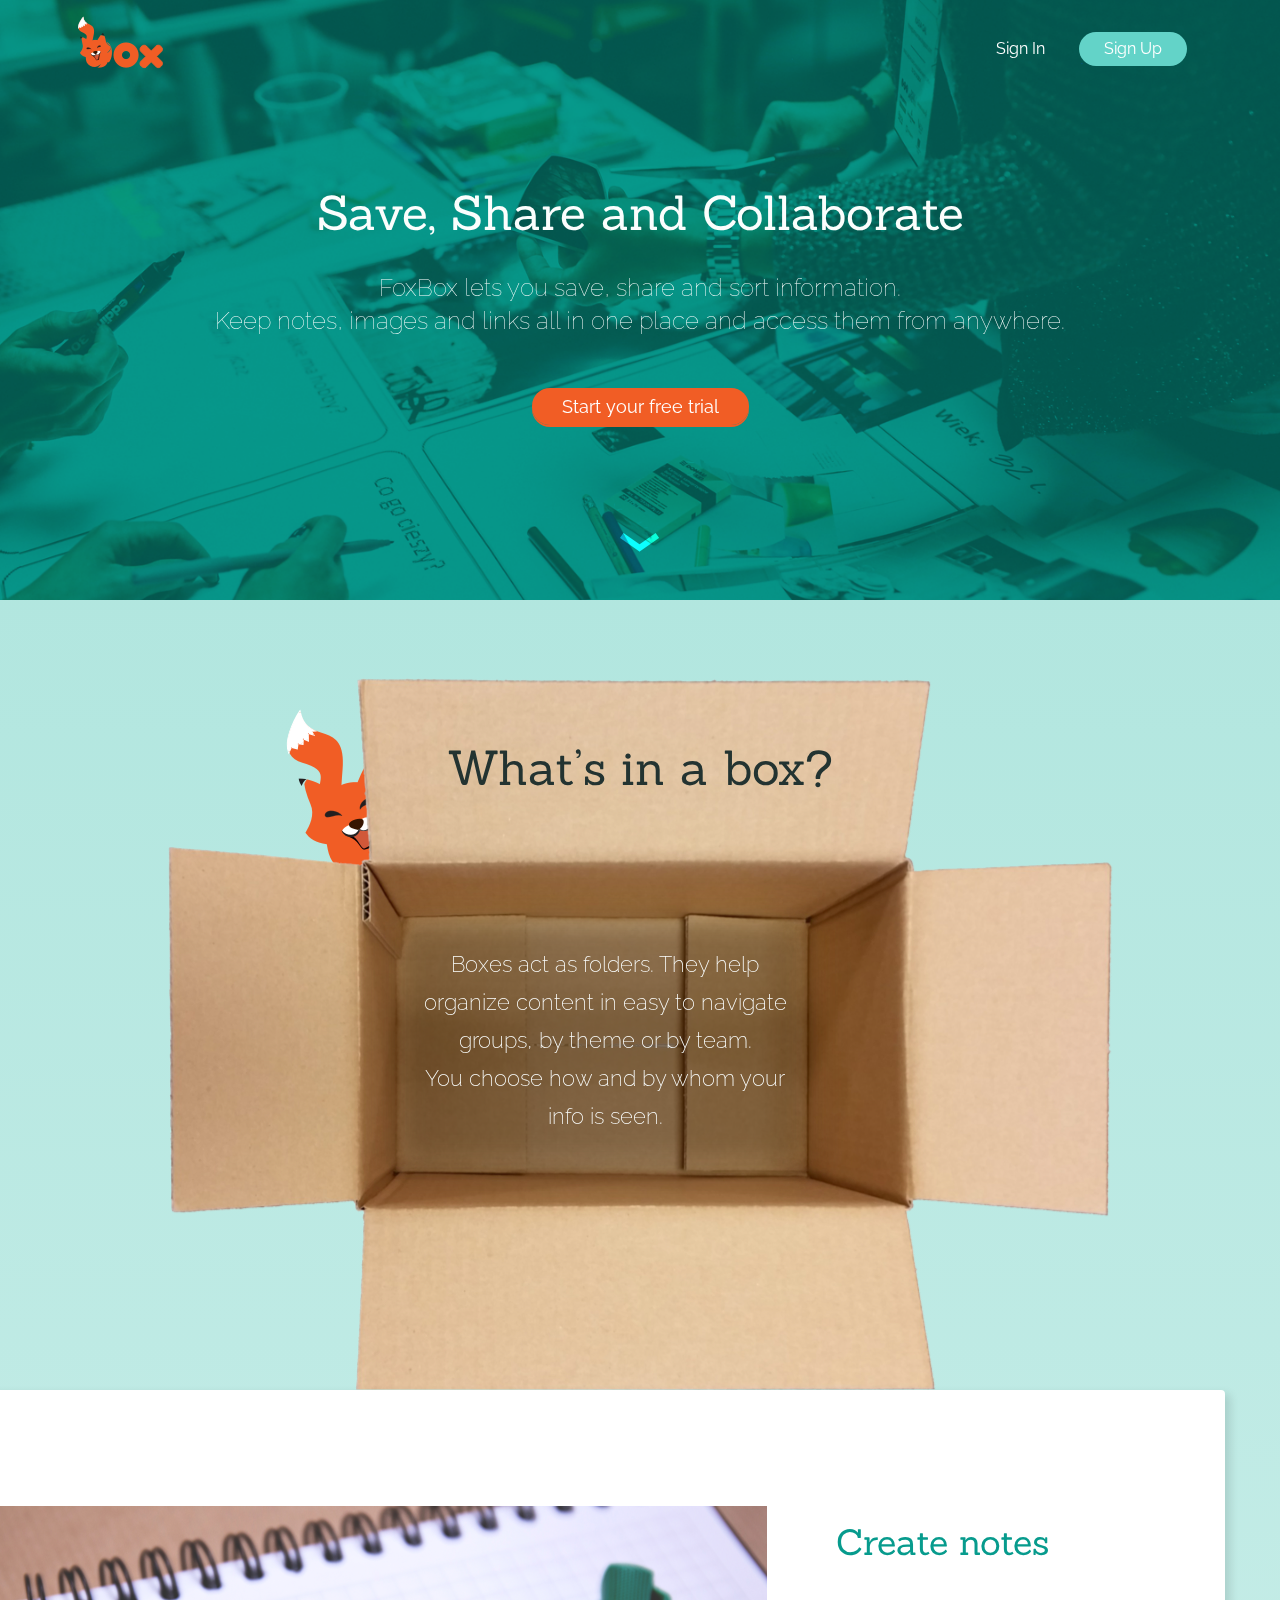
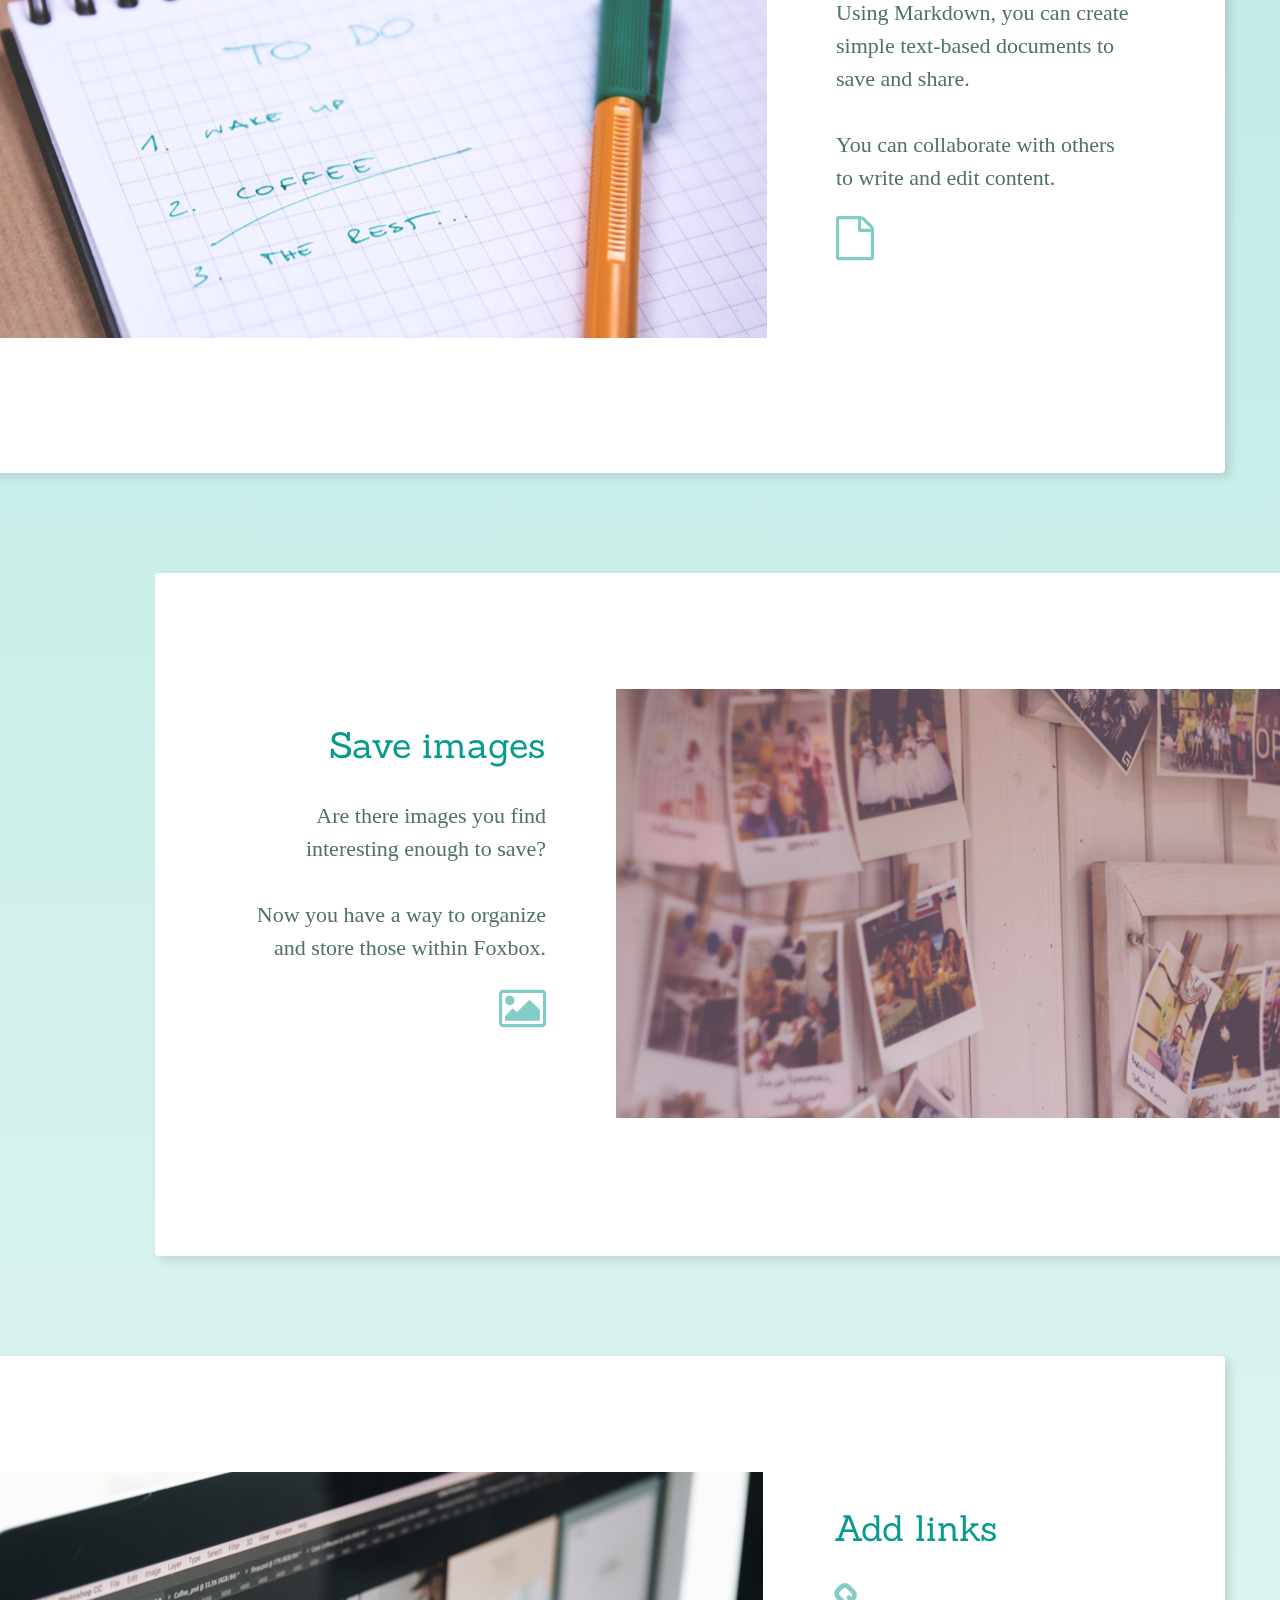
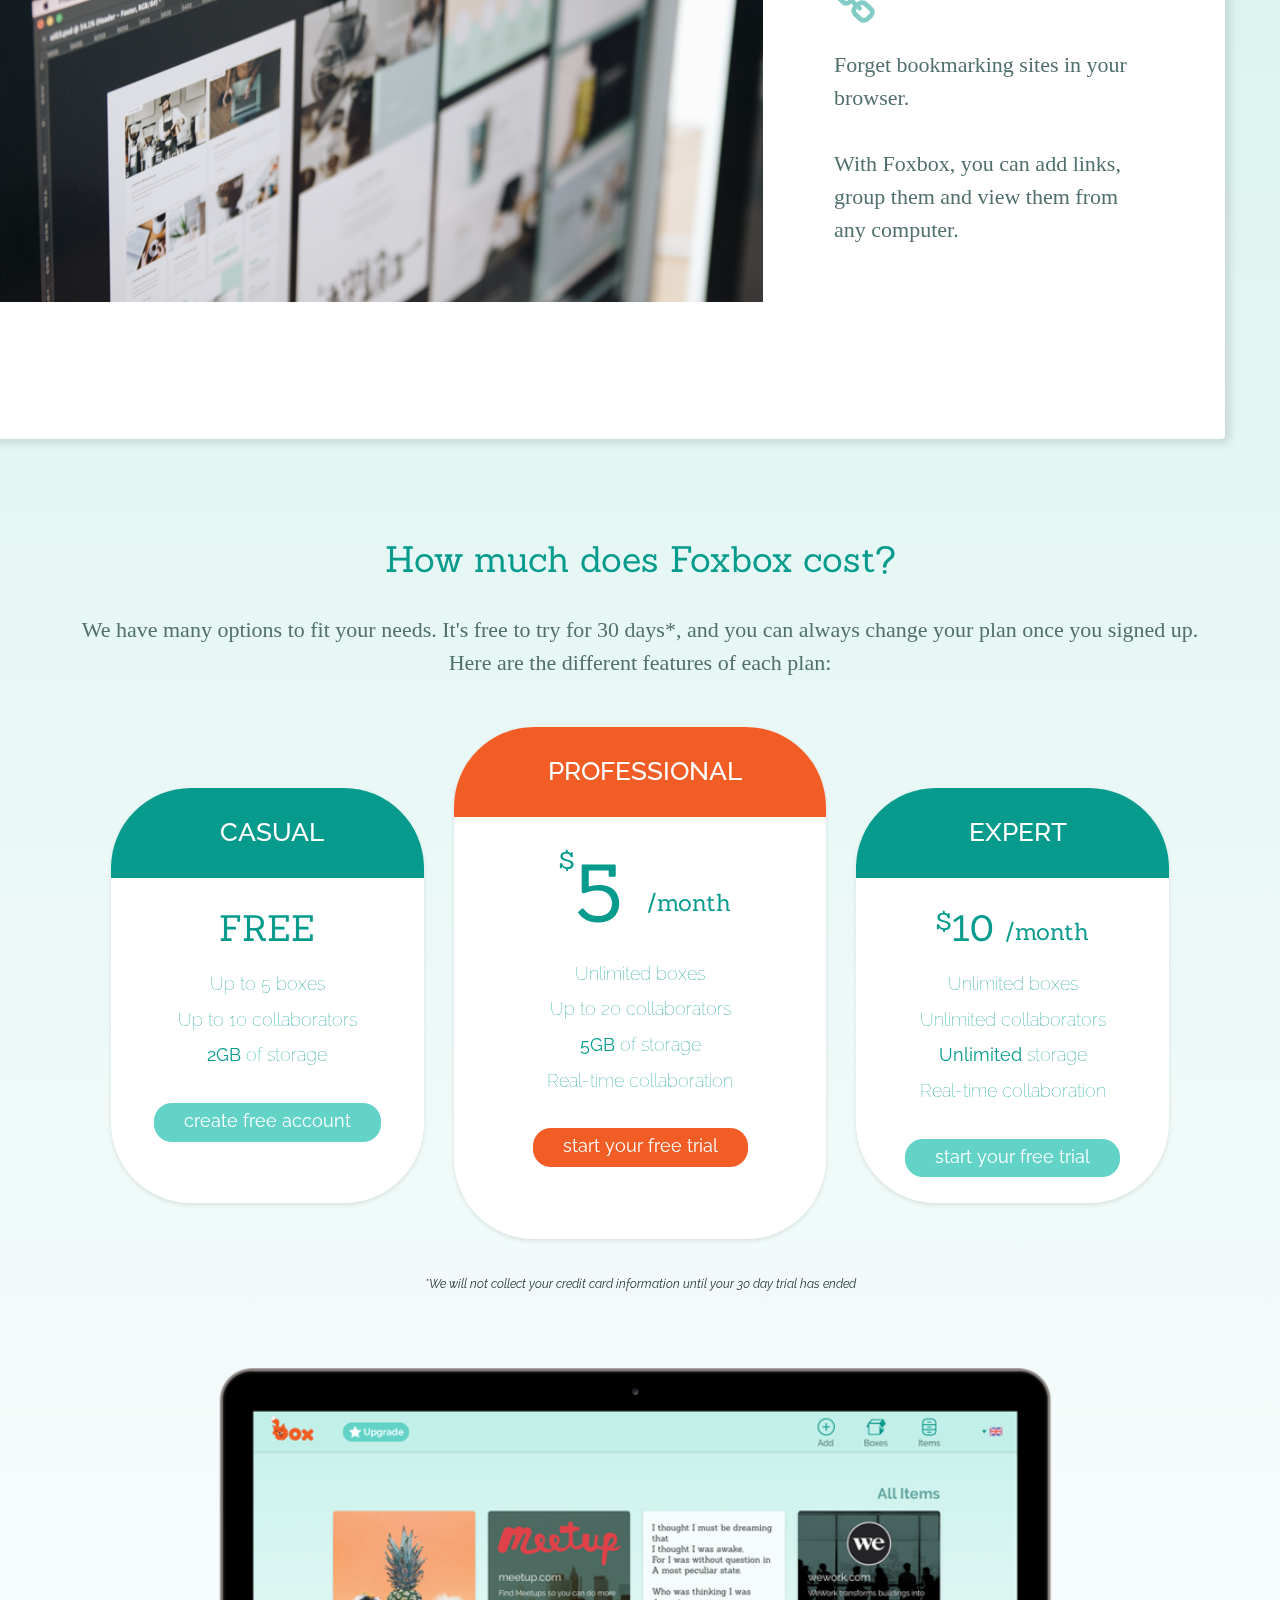
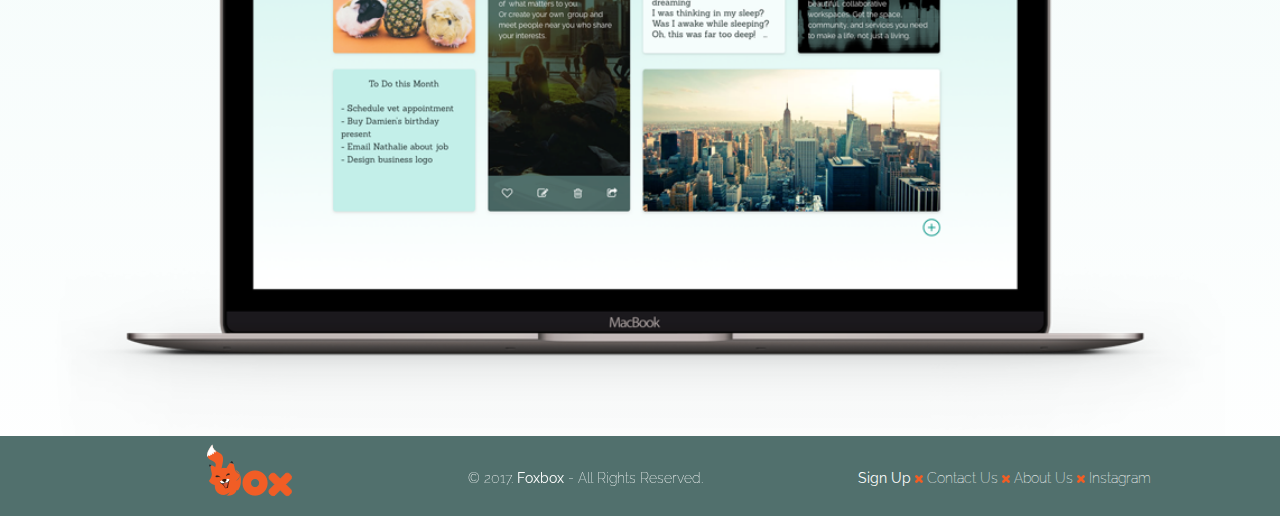
<file: index.html>
<!Doctype HTML>
<html lang= "en-us">
<head>
     <meta http-equiv="X-UA-Compatible" content="IE=Edge">
   <meta name="viewport" content="width=device-width, initial-scale=1">
   <meta charset="UTF-8">
   <title>Save, share and collaborate | Foxbox</title>
   <!--Google fonts-->
   <link href="https://fonts.googleapis.com/css?family=Raleway:100, 200, 300,300i,400,400i,500,500i,600,700|Sanchez:400,400i" rel="stylesheet">

   <!--CSS-->
 <link rel="stylesheet" href="css/normalize.css">
 <link rel="stylesheet" href="css/font-awesome.css">
 <link rel="stylesheet" href="https://cdnjs.cloudflare.com/ajax/libs/animate.css/3.5.2/animate.min.css">
 <link rel="stylesheet" href="css/style.css">

 </head>

 <body>

 <!--Hero-->
 <header>
 <nav class="container">
 <div class="half-hero">
 <a href="index.html" class="site-logo"><img src="images/logo.png"  alt="Foxbox"/></a>
     </div>
     <div class= "half-hero">
     <ul>
     <li><a href="dashboard.html">Sign In</a></li>
         <li class="btn-outline"><a href="dashboard.html">Sign Up</a></li>
     </ul>
     </div>
     </nav>
     <div class= "container hero">
     <h1 class="animated fadeIn">Save, Share and Collaborate</h1>
     <p>FoxBox lets you save, share and sort information.<br/>
Keep notes, images and links all in one place and access them from anywhere.</p>
<a href="dashboard.html" class="btn">Start your free trial</a>
     <!--<img src="images/hero-image.png" />-->
     <a href="#jump"><img class="triangle-arrow" src="images/triangle-arrow.png"/></a>
   </div>
 </header>

  <main role="main">

  <!--what's a box-->
  <section class="fox-in-box" id="jump">
  <div class="container">
  <h2>What’s in a box?</h2>
  <p class="box-txt">Boxes act as folders. They help organize content in easy to navigate groups, by theme or by team.
  <br/>
You choose how and by whom your info is seen.
</p>
  <!--<img src= "images/fox-box-img.png" />-->
  </div>
  </section>


   <!-- Benefits -->
    <section class="benefits">
   <div class="container">

   <div class= "feature-box">
   <img class="feature-image" src= "images/notes.png" />
   <div class="feature-txt-top">
   <h3>Create notes</h3>
         <p class="feat-txt">Using Markdown, you can create simple text-based documents to save and share.<br/><br/> You can collaborate with others to write and edit content.</p>
         <i class="fa fa-file-o" aria-hidden="true"></i>
         </div>
         </div>

       <div class= "feature-box-right">
       <div class="feature-txt-right">
         <h3>Save images</h3>
         <p class="feat-txt">Are there images you find interesting enough to save?<br/> <br/>Now you have a way to organize and store those within Foxbox.</p>
         <i class="fa fa-picture-o"></i>
         </div>
         <img class="feature-image-right" src= "images/stringed-pictures.png" />
         </div>

       <div class= "feature-box">
   <img class="feature-image" src= "images/macbook-desktop.png" />
   <div class="feature-txt">
         <h3>Add links</h3>
         <i class="fa fa-link"></i>
         <p class="feat-txt">Forget bookmarking sites in your browser.<br/> <br/>With Foxbox, you can add links, group them and view them from any computer.</p>
         </div>
         </div>

     </div>
   </section>
 </main>

 <!-- Pricing -->
 <section class="pricing">
   <div class="container">
     <h3>How much does Foxbox cost?</h3>
     <p class="feat-txt">We have many options to fit your needs. It's free to try for 30 days*, and you can always change your plan once you signed up. <br/>Here are the different features of each plan:</p>
   </div>
   <ul class="flex-container">
     <li class="box">
           <h4>Casual</h4>
           <h5>FREE</h5>
         <ul>
           <li>Up to 5 boxes</li>
           <li>Up to 10 collaborators</li>
           <li><strong>2GB</strong> of storage</li>
         </ul>
         <a href="dashboard.html" class="grn-btn">create free account</a>
         </li>

     <li class="box middle">
        <h4>Professional</h4>
        <h5><span>$</span>5 <span class="month">/month</span></h5>
        <ul>
          <li>Unlimited boxes</li>
          <li>Up to 20 collaborators</li>
          <li><strong>5GB</strong> of storage</li>
          <li>Real-time collaboration</li>
        </ul>
        <a href="dashboard.html" class="btn">start your free trial</a>
    </li>

    <li class="box">
        <h4>Expert</h4>
        <h5><span>$</span>10 <span class="month">/month</span></h5>
        <ul>
          <li>Unlimited boxes</li>
          <li>Unlimited collaborators</li>
          <li><strong>Unlimited</strong> storage</li>
          <li>Real-time collaboration</li>
        </ul>
        <a href="dashboard.html" class="grn-btn">start your free trial</a>
    </li>
    </ul>


    <div class="container">
   <p class="small">*We will not collect your credit card information until your 30 day trial has ended</p>
</div>
 </section>

<img src= "images/macbook-mockup-foxbox.png" class="container" id="mockup"/>

 <!-- temporary homework code
 <h2>What are you waiting for!?</h2>
 <p>Sign up today to benefit from this amazing deal. 30 days premium content for free!! Or, start with our free Casual account. You can still test our premium features for free, for 30 days, at a later time if you'd like.</p>
 <a href="signup.html" class="btn">Start Your Free Trial!</a>
-->

 <!--Footer-->
  <footer>
   <div class="container footer-nav-block">
       <div class="left-footer-block one-third">
       <img class="logo" src="images/logo.png" alt="Foxbox" />
       </div>
       <div class="middle-footer-block one-third">
         <p class="copyright-block">&copy; 2017. <strong>Foxbox</strong> - All Rights Reserved.</p>
       </div>
          <nav class="link-block right-footer-block one-third">
         <ul>
           <li><a href=""><strong>Sign Up</strong> </a><img src= "images/footer-x.png" /></li>
           <li><a href="">Contact Us </a><img src= "images/footer-x.png" /></li>
           <li><a href="">About Us </a><img src= "images/footer-x.png" /></li>
           <li><a href="">Instagram</a></li>
         </ul>
          </nav>
       </div>
   </div>
 </footer>
 </section>
 </body>
</html>
</file>
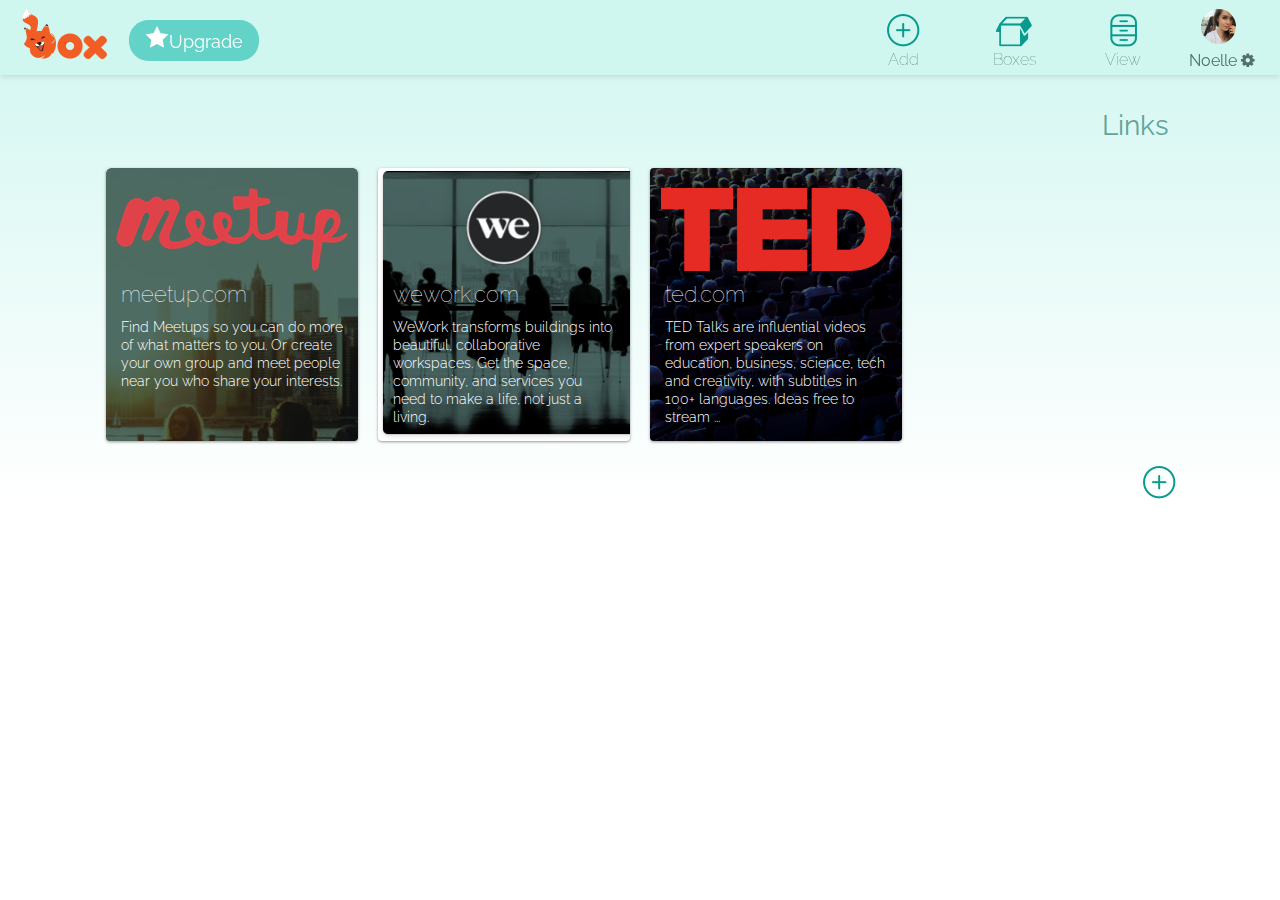
<file: dashboard-links.html>
<!Doctype HTML>
<html lang= "en-us">
<head>
     <meta http-equiv="X-UA-Compatible" content="IE=Edge">
   <meta name="viewport" content="width=device-width, initial-scale=1">
   <meta charset="UTF-8">
   <title>Dashboard | Foxbox</title>
   <!--Google fonts-->
   <link href="https://fonts.googleapis.com/css?family=Raleway:100, 200, 300,300i,400,400i,500,500i,600,700|Sanchez:400,400i" rel="stylesheet">

   <!--CSS-->
 <link rel="stylesheet" href="css/normalize.css">
 <link rel="stylesheet" href="css/font-awesome.css">
 <link rel="stylesheet" href="css/dropit.css">
 <link rel="stylesheet" href="https://cdnjs.cloudflare.com/ajax/libs/animate.css/3.5.2/animate.min.css">
 <link rel="stylesheet" href="css/style.css">
  
 </head>


 <body class="dashboard">

 <!-- Resposive Navigation -->
<a class="hamburger" id="menu" href="#">&#9776;</a>

 <!--Navigation-->
<nav id="left-nav" class="left-nav">
     <a href="dashboard.html" class="site-logo"><img src="images/logo.png" ></a>
     <a href="#" class="up-btn"><img src="images/star.png">Upgrade</a>
     <div class="items">
       <ul>
       <ul class="menu">
    <li>
        <a href="#"><img src="images/add-button.png">Add</a>
        <ul class="animated bounceInDown">
            <li><a href="#"><i class="fa fa-file-o"></i>Note</a></li>
            <li><a href="#"><i class="fa fa-picture-o"></i>Image</a></li>
            <li><a href="#"><i class="fa fa-link"></i>Link</a></li>
            <li><a href="#"><i class="fa fa-archive"></i>Box</a></li>
        </ul>
    </li>
</ul>
       <!--li><a href="#"><img src="images/add-button.png">Add</a></li-->
       <ul class="menu">
    <li>
        <a href="#"><img src="images/box-button.png">Boxes</a>
        <ul class="animated bounceInDown">
            <li><a href="#"><i class="fa fa-connectdevelop"></i>All Boxes</a></li>
            <li><a href="#"><i class="fa fa-archive"></i>Box 1</a></li>
            <li><a href="#"><i class="fa fa-archive"></i>Box 2</a></li>
            <li><a href="#"><i class="fa fa-plus-circle"></i>Add box</a></li>
        </ul>
    </li>
</ul>
       <!--li><a href="#"><img src="images/box-button.png">Boxes</a></li-->
         <ul class="menu">
    <li>
        <a href="#"><img src="images/view-button.png">View</a>
        <ul class="animated bounceInDown">
            <li><a href="dashboard.html"><i class="fa fa-connectdevelop"></i>All Items</a></li>
            <li><a href="dashboard-notes.html"><i class="fa fa-file-o"></i>Notes</a></li>
            <li><a href="dashboard-images.html"><i class="fa fa-picture-o"></i>Images</a></li>
            <li><a href="dashboard-links.html"><i class="fa fa-link"></i>Links</a></li>
            <li><a href="dashboard-boxes.html"><i class="fa fa-archive"></i>Boxes</a></li>
        </ul>
    </li>
</ul>
       <!--li><a href="#"><img src="images/view-button.png">View</a></li-->
       </ul>
     </div>
     <div class="settings">
     <ul class="menu">
    <li>
        <img src="images/noelle.png">
     <p>Noelle</p>
        <a href="#"><i class="fa fa-cog"></i></a>
        <ul class="animated bounceInDown" id="set">
            <li><a href="#"><i class="fa fa-sliders"></i>My Account</a></li>
            <li><a href="#"><i class="fa fa-user-circle-o"></i>Update Avatar</a></li>
            <li><a href="index.html"><i class="fa fa-times-circle"></i>Sign Out</a></li>
        </ul>
    </li>
</ul>
   </div>
   </nav>


  <main role="main">

   <!-- CONTENT -->
   <section class="content">
     <div class="container">
       <div class="header">
         <h1>Links</h1>
       </div>
     </div>
     <div class="grid">
     
      <div class="content-item vertical" id="meetup">
       <img src="images/meetup-logo.png" alt="Meetup">
         <h4 class="link-txt"><a href="https://www.meetup.com/" target="_blank">meetup.com</a></h4>
         <p>Find Meetups so you can do more of  what matters to you. 
            Or create your own  group and meet people near you who share your interests.</p>
      </div>
      
      <div class="content-item d" id="wework">
       <img src="images/wework-logo.png" alt="WeWork">
         <h4 class="link-txt"><a href="https://www.wework.com/" target="_blank">wework.com</a></h4>
         <p>WeWork transforms buildings into beautiful, collaborative workspaces. Get the space, community, and services you need to make a life, not just a living.</p>
      </div>
     
      
      <div class="content-item d" id="ted">
        <img src="images/ted-logo.png" alt="TED">
         <h4 class="link-txt"><a href="https://www.ted.com/" target="_blank">ted.com</a></h4>
         <p>TED Talks are influential videos from expert speakers on education, business, science, tech and creativity, with subtitles in 100+ languages. Ideas free to stream ...</p>
      </div>
      
     </div>
     <div class="plus-btn">
        <ul class="menu">
    <li>
        <a href="#"><img src="images/add-button.png"></a>
        <ul class="animated bounceInUp">
            <li><a href="#"><i class="fa fa-file-o"></i>Note</a></li>
            <li><a href="#"><i class="fa fa-picture-o"></i>Image</a></li>
            <li><a href="#"><i class="fa fa-link"></i>Link</a></li>
            <li><a href="#"><i class="fa fa-archive"></i>Box</a></li>
        </ul>
    </li>
</ul>
      </div>
     
   </section>
 </main>
 <script src="js/jquery-3.2.0.min.js"></script>
 <script src="js/dropit.js"></script>
 <script type="text/javascript">
     $(".menu").dropit();
     $( "#menu" ).click(function() {
         $("#left-nav").toggleClass("open", 200);
     });
   </script>
 </body>
 </html>
</file>
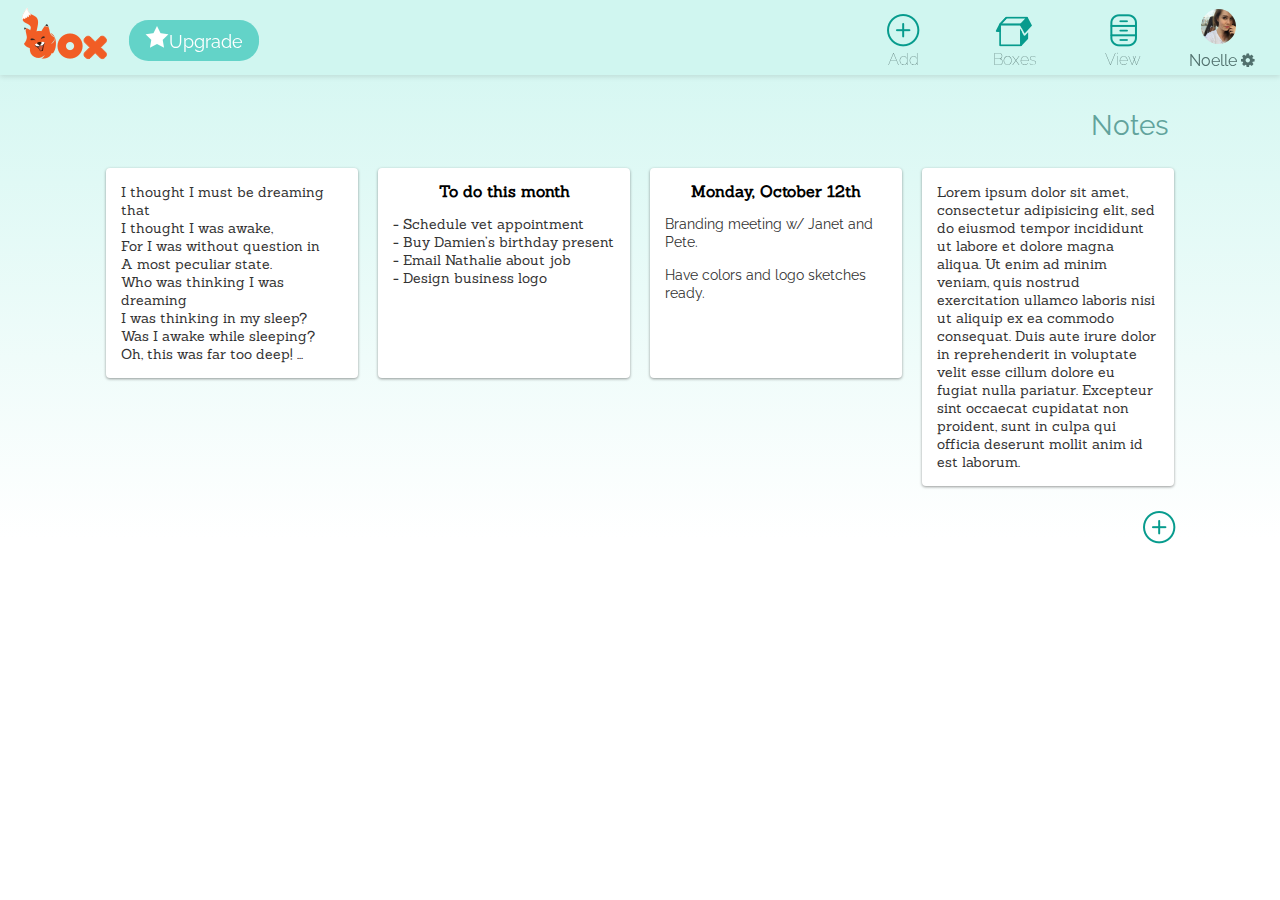
<file: dashboard-notes.html>
<!Doctype HTML>
<html lang= "en-us">
<head>
     <meta http-equiv="X-UA-Compatible" content="IE=Edge">
   <meta name="viewport" content="width=device-width, initial-scale=1">
   <meta charset="UTF-8">
   <title>Dashboard | Foxbox</title>
   <!--Google fonts-->
   <link href="https://fonts.googleapis.com/css?family=Raleway:100, 200, 300,300i,400,400i,500,500i,600,700|Sanchez:400,400i" rel="stylesheet">

   <!--CSS-->
 <link rel="stylesheet" href="css/normalize.css">
 <link rel="stylesheet" href="css/font-awesome.css">
 <link rel="stylesheet" href="css/dropit.css">
 <link rel="stylesheet" href="https://cdnjs.cloudflare.com/ajax/libs/animate.css/3.5.2/animate.min.css">
 <link rel="stylesheet" href="css/style.css">
  
 </head>


 <body class="dashboard">

 <!-- Resposive Navigation -->
<a class="hamburger" id="menu" href="#">&#9776;</a>

 <!--Navigation-->
<nav id="left-nav" class="left-nav">
     <a href="dashboard.html" class="site-logo"><img src="images/logo.png" ></a>
     <a href="#" class="up-btn"><img src="images/star.png">Upgrade</a>
     <div class="items">
       <ul>
       <ul class="menu">
    <li>
        <a href="#"><img src="images/add-button.png">Add</a>
        <ul class="animated bounceInDown">
            <li><a href="#"><i class="fa fa-file-o"></i>Note</a></li>
            <li><a href="#"><i class="fa fa-picture-o"></i>Image</a></li>
            <li><a href="#"><i class="fa fa-link"></i>Link</a></li>
            <li><a href="#"><i class="fa fa-archive"></i>Box</a></li>
        </ul>
    </li>
</ul>
       <!--li><a href="#"><img src="images/add-button.png">Add</a></li-->
       <ul class="menu">
    <li>
        <a href="#"><img src="images/box-button.png">Boxes</a>
        <ul class="animated bounceInDown">
            <li><a href="#"><i class="fa fa-connectdevelop"></i>All Boxes</a></li>
            <li><a href="#"><i class="fa fa-archive"></i>Box 1</a></li>
            <li><a href="#"><i class="fa fa-archive"></i>Box 2</a></li>
            <li><a href="#"><i class="fa fa-plus-circle"></i>Add box</a></li>
        </ul>
    </li>
</ul>
       <!--li><a href="#"><img src="images/box-button.png">Boxes</a></li-->
         <ul class="menu">
    <li>
        <a href="#"><img src="images/view-button.png">View</a>
        <ul class="animated bounceInDown">
            <li><a href="dashboard.html"><i class="fa fa-connectdevelop"></i>All Items</a></li>
            <li><a href="dashboard-notes.html"><i class="fa fa-file-o"></i>Notes</a></li>
            <li><a href="dashboard-images.html"><i class="fa fa-picture-o"></i>Images</a></li>
            <li><a href="dashboard-links.html"><i class="fa fa-link"></i>Links</a></li>
            <li><a href="dashboard-boxes.html"><i class="fa fa-archive"></i>Boxes</a></li>
        </ul>
    </li>
</ul>
       <!--li><a href="#"><img src="images/view-button.png">View</a></li-->
       </ul>
     </div>
     <div class="settings">
     <ul class="menu">
    <li>
        <img src="images/noelle.png">
     <p>Noelle</p>
        <a href="#"><i class="fa fa-cog"></i></a>
        <ul class="animated bounceInDown" id="set">
            <li><a href="#"><i class="fa fa-sliders"></i>My Account</a></li>
            <li><a href="#"><i class="fa fa-user-circle-o"></i>Update Avatar</a></li>
            <li><a href="index.html"><i class="fa fa-times-circle"></i>Sign Out</a></li>
        </ul>
    </li>
</ul>
   </div>
   </nav>


  <main role="main">

   <!-- CONTENT -->
   <section class="content">
     <div class="container">
       <div class="header">
         <h1>Notes</h1>
       </div>
     </div>
     <div class="grid">
     
      <div class="content-item c">
       <p class="note-txt">I thought I must be dreaming that<br/>
            I thought I was awake,<br/>
            For I was without question in<br/>
            A most peculiar state.<br/>

            Who was thinking I was dreaming<br/>
            I was thinking in my sleep?<br/>
            Was I awake while sleeping?<br/>
            Oh, this was far too deep!   ...</p>
      </div>
      
      <div class="content-item e">
       <h4 class="note-txt">To do this month</h4>
         <p class="note-txt">
            - Schedule vet appointment<br/>
            - Buy Damien’s birthday present<br/>
            - Email Nathalie about job<br/>
            - Design business logo</p>
      </div>
      
       <div class="content-item i">
      <h4>Monday, October 12th</h4><p>Branding meeting w/ Janet and Pete.</p><p>Have colors and logo sketches ready.</p>
      </div>
      
      
      <div class="content-item vertical">
       <p class="note-txt">Lorem ipsum dolor sit amet, consectetur adipisicing elit, sed do eiusmod
       tempor incididunt ut labore et dolore magna aliqua. Ut enim ad minim veniam,
       quis nostrud exercitation ullamco laboris nisi ut aliquip ex ea commodo
       consequat. Duis aute irure dolor in reprehenderit in voluptate velit esse
       cillum dolore eu fugiat nulla pariatur. Excepteur sint occaecat cupidatat non
       proident, sunt in culpa qui officia deserunt mollit anim id est laborum.</p>
      </div>
      
     </div>
     <div class="plus-btn">
        <ul class="menu">
    <li>
        <a href="#"><img src="images/add-button.png"></a>
        <ul class="animated bounceInUp">
            <li><a href="#"><i class="fa fa-file-o"></i>Note</a></li>
            <li><a href="#"><i class="fa fa-picture-o"></i>Image</a></li>
            <li><a href="#"><i class="fa fa-link"></i>Link</a></li>
            <li><a href="#"><i class="fa fa-archive"></i>Box</a></li>
        </ul>
    </li>
</ul>
      </div>
     
   </section>
 </main>
 <script src="js/jquery-3.2.0.min.js"></script>
 <script src="js/dropit.js"></script>
 <script type="text/javascript">
     $(".menu").dropit();
     $( "#menu" ).click(function() {
         $("#left-nav").toggleClass("open", 200);
     });
   </script>
 </body>
 </html>
</file>
<file: css/style.css>
html,
body {
  overflow-x: hidden;
}
body {
  /*background-image: url('../images/hero-image.png') no-repeat top center;
  background: linear-gradient(#5CD4C2, #FFFFFF);*/
  background: linear-gradient(#A8E3DB,#FFF) no-repeat;
  font-family: 'Raleway', Helvetica, Arial, sans-serif;
  margin: 0;
}

h4,
h6 {
  font-family: 'Raleway', Helvetica, Arial, sans-serif;
}

h1,
h2,
h3 {
  font-family: 'Sanchez', serif;
}

h2 {
  color: #233331;
  font-size: 48px;
  font-weight: normal;
  text-align: center;
}

h3 {
  color: #079B8D;
  font-size: 36px;
  font-weight: normal;
  margin-bottom: 32px;
}

.feat-txt {
  color: #51706D;
  font-family: 'Raleway-Light';
  font-size: 22px ;
  font-weight: 300;
  line-height: 33px ;
}
.note-txt {
  font-family: 'Sanchez';
}
.link-txt {
  color: #FFF;
  font-size: 20px;
  font-weight: 400;
  text-decoration: none;
}


/* GRID */
.container {
  margin-left: auto;
  margin-right: auto;
  padding-left: 15px;
  padding-right: 15px;
  position: relative;
}

.flex-container {
  align-items: center;
  display: flex;
  flex-flow: row ;
  height: 500px;
  margin: 0 2% 20px;
  min-height: 1px;
  position: relative;
  width: 85%;
}
@media (max-width: 767px){
  .flex-container {
  flex-flow: column ;
  height: 100%;
}
}
.container:before,
.container:after {
  content: ' ';
  display: table;
}
.container:after {
  clear: both;
}
.one-half,
.one-third,
.one-fourth {
  float: left;
  margin: 0 2% 20px;
  min-height: 1px;
  position: relative;
  width: 96%;
}
.half-hero{
  float: left;
  margin: 0 2% 20px;
  min-height: 1px;
  position: relative;
  width: 46%;
}
@media (max-width: 599px){
.half-hero{
  float: left;
  margin: 0 2% 20px;
  min-height: 1px;
  width: 85%;
}
.half-hero img{
  margin: auto;
  display: block;
}
}
/*MEDIA*/

@media (min-width: 768px) {
  .container {
    width: 750px;
  }
}

@media (min-width: 992px) {
  .container {
    width: 970px;
  }
  .one-half {
    width: 46%;
  }
  .one-third {
    width: 29.33333%;
  }
  .one-fourth {
    width: 21%;
  }
}

@media (min-width: 1200px) {
  .container {
    width: 1170px;
  }
}

@media only screen and (min-device-width : 320px) and (max-device-width : 480px) {
  .container {
    width: 315px;
  }
}


/*Header*/
header {
  background: url(../images/hero-image.png) no-repeat top center;
  background-size: cover;
}
header nav {
  padding: 1em 0;
}
header nav ul {
  display: inline;
  float: right;
  text-align: right;
}
header nav ul > li {
  display: inline-block;
  list-style-type: none;
  margin: 0 15px;
}
header nav ul > li.btn-outline {
  background: #63D3C8;
  border: 0 solid #63D3C8;
  border-radius: 18px;
  padding: 8px 25px;
}
header nav ul > li.btn-outline:hover {
  background: #FFF;
  border: 0 solid #FFF;
}
header nav ul > li > a {
  color: #FFF;
  text-decoration: none;
}
header nav ul > li.btn-outline:hover > a {
  color: #63D3C8;
}
header .hero {
  display: block;
  position: relative;
  text-align: center;
}
header .hero h1 {
  color: #FBFEFD;
  font-size: 48px;
  font-weight: normal;
  margin-bottom: 30px;
  margin-top: 67px;
}
header .hero p {
  color: #FBFEFD;
  font-size: 24px;
  font-weight: 100;
  line-height: 33px;
  margin: 10px 0 60px;
}
header .hero img {
  display: block;
  margin: 3em auto ;
  margin-top: 116px;
}


/* BUTTONS */
.btn {
  background: #F15D25;
  border-radius: 18px;
  box-shadow: 0 2px 0 0 #F15D25;
  color: #FFF;
  font-size: 18px;
  font-weight: 400;
  padding: 8px 30px;
  text-decoration: none;
}
.grn-btn {
  background: #63D3C8;
  border-radius: 18px;
  box-shadow: 0 2px 0 0 #63D3C8;
  color: #FFF;
  font-size: 18px;
  font-weight: 400;
  padding: 8px 30px;
  text-decoration: none;
}
.triangle-arrow {
  mix-blend-mode: overlay;
}

/*Fox in a box*/
@media (min-width: 700px) {
  .fox-in-box {
  background: url('../images/fox-box-img.png') no-repeat bottom center;
  height: 790px;
}
.fox-in-box p {
  left: -35px;
  margin: auto;
  padding-top: 110px;
  position: relative;
}
.fox-in-box h2 {
  padding-top: 100px;
}
.box-txt {
  color: #FBFEFD;
  font-size: 22px;
  font-weight: 200;
  line-height: 38px;
  text-align: center;
  width: 393px;
}
}
@media (max-width: 699px) {
.fox-in-box {
  background: #C2EBE6;
  height: 100%;
  margin-bottom: 40px;
}
.fox-in-box p {
  margin: auto;
  padding-top: 15px;
  position: relative;
}
.fox-in-box h2 {
  padding-top: 50px;
  color: #079B8D;
}
.box-txt {
  color: #61A39C;
  font-size: 22px;
  font-weight: 300;
  line-height: 38px;
  text-align: center;
}
}

/*BENEFITS*/
li {
  list-style: none;
}

.feature-box {
  background-color: #FFF;
  border-radius: 4px;
  box-shadow: 5px 4px 10px 0 rgba(0,0,0,.12);
  float: right;
  height: 683px;
  width: 1290px;
}
.feature-box-right {
  background-color: #FFF;
  border-radius: 4px;
  box-shadow: 5px 4px 10px 0 rgba(0,0,0,.12);
  float: left;
  height: 683px;
  margin: 100px;
  width: 1290px;
}
.feature-image {
  padding: 116px 0;
}
.feature-image-right {
  float: right;
  padding: 116px 0;
  position: absolute;
}
.feature-txt-top {
  float: right;
  margin-right: 95px;
  padding: 96px 0 116px;
  text-align: left;
  width: 294px;
}
.feature-txt-right {
  float: left;
  margin-left: 97px;
  margin-right: 70px;
  padding: 116px 0;
  text-align: right;
  width: 294px;
}
.feature-txt {
  float: right;
  margin-left: 70px;
  margin-right: 97px;
  padding: 116px 0;
  text-align: left;
  width: 294px;
}
.benefits i {
  color: #079B8D;
  font-size: 44px;
  margin: 0;
  opacity: .5;
  vertical-align: middle;
}

@media (max-width: 770px){
.feature-txt-top, .feature-txt-right, .feature-txt {
  float: none;
  margin: auto;
  text-align: center;
  padding: 0;
  width: 98%;
}
.feature-box, .feature-box-right {
  background-color: #FFF;
  border-radius: 4px;
  box-shadow: 5px 4px 10px 0 rgba(0,0,0,.12);
  float: none;
  height: 100%;
  width: 90%;
  margin: 15px auto;
  padding: 15px;
  }
  .feature-image-right, .feature-image {
  display: none;
  /*float: none;
  padding: 0;
  position: relative;
  width: 100%;*/
}
h3{
margin: 15px auto;
  }
}

/*PRICING*/
.pricing {
  padding: 4em 0;
  text-align: center;
}
.pricing ul {
  margin: 0 auto;
  padding: 2em 0;
}
.box {
  align-self: center;
  background: #FFF;
  border-radius: 80px;
  box-shadow: 0 2px 4px 0 rgba(0,0,0,.10);
  flex: 1 1 33%;
  margin-left: 15px;
  margin-right: 15px;
  margin-top: 25px;
  min-height: 400px;
  padding: 0 15px 15px;
  position: relative;
  width: 20%;
}
.box.middle {
  align-self: center;
  flex: 1 1 40%;
  margin-left: 15px;
  margin-right: 15px;
  margin-top: 0;
  min-height: 497px;
  min-width: 20%;
}
.box.middle h4 {
  background: #F15D25;
}
.box h4 {
  background: #079B8D;
  border-radius: 80px 80px 0 0;
  color: white;
  font-family: 'Raleway', Helvetica, Arial, sans-serif;
  font-size: 26px;
  font-weight: 500;
  height: 60px;
  left: 0;
  margin: 0 -15px 30px;
  padding: 30px 0 0 10px;
  right: 0;
  text-align: center;
  text-transform: uppercase;
  top: 0;
}
.box.middle h5 {
  font-size: 80px;
  margin-left: 9px;
}
.box h5 {
  color: #079B8D;
  font-family: sanchez;
  font-size: 36px;
  font-weight: normal;
  margin: 0 auto -22px;
}
.box h5 span {
  font-size: 24px;
  vertical-align: top;
}
.box h5 span.month {
  color: #079B8D;
  font-size: 24px;
  font-weight: 100;
  vertical-align: middle;
}
.box ul li {
  color: #079B8D;
  font-size: 18px;
  font-weight: 100;
  margin: 15px auto 5px;
}
.box .btn {
  bottom: 36px;
  display: inline-block;
  left: 20px;
  margin: auto;
  right: 20px;
}
.box .grn-btn {
  display: inline-block;
}
.small {
  color: #233331;
  font-size: 12px;
  font-style: italic;
  line-height: 15px;
}

@media (max-width: 767px){
.box {
  margin: 20px auto;
  min-height: 415px;
  padding: 0 15px 15px;
  position: relative;
  width: 70%;
}
}

/*mockup*/
#mockup {
  bottom: 0;
  display: block;
  margin: 0 auto;
  text-align: center;
}

/*FOOTER*/
footer {
  background-image: linear-gradient(to top,
  #AFEAE1 0%, #AFEAE1 50%, #51706D 50%, #51706D 100%);
  color: #FFF;
  height: 80px;
  margin: 0;
  overflow: hidden;
  position: relative;
  z-index: 0;
}
footer p,
footer nav ul {
  font-size: 14px;
  font-weight: 150;
  margin: 10px auto 0;
  text-align: center;
}
footer nav ul li {
  display: inline;
  list-style-type: none;
}
footer nav ul li a {
  color: #FFF;
  text-decoration: none;
}
footer .right-footer-block {
  background-color: transparent;
}
footer .logo {
  display: block;
  margin: 0 auto;
  padding: .35em 0;
}
@media (min-width: 992px) {
  footer {
    background-color: #51706D;
    background-image: linear-gradient(to left,
    #51706D 0%, #51706D 33.33337%, #51706D 33.33337%, #51706D 100%);
    height: 80px;
  }
  footer p,
  footer nav ul {
    padding: 1.75em 0;
    text-align: left;
  }
  footer .right-footer-block {
    background-color: #51706D;
  }
  footer .logo {
    padding: .5em 0 2em 0;
  }
}
/* DASHBOARD */
.dashboard {
  background-image: linear-gradient(0deg, #FFF 13%, #D0F6F0 100%);
}
/*----hamburger----*/
.left-nav {
   height: 75px;
   width:100%;
   box-shadow: 0 2px 5px 0 rgba(0,0,0,.10);
   position:absolute;
   -webkit-transition: all 0.3s ease-in-out;
   -moz-transition: all 0.3s ease-in-out;
   -o-transition: all 0.3s ease-in-out;
   transition: all 0.3s ease-in-out;
   transform: translate(0,-555px);
     -webkit-transform: translate(0,-555px); /** Chrome & Safari **/
     -o-transform: translate(0,-555px); /** Opera **/
     -moz-transform: translate(0,-555px); /** Firefox **/
 }

 .left-nav.open {
  background: #EFFBFA;
  box-shadow: 0 2px 5px 0 rgba(0,0,0,.10);
  height: 555px;
  width: 100%;
  position: absolute;
  z-index: 1;
-webkit-transition: all 0.3s ease-in-out;
   -moz-transition: all 0.3s ease-in-out;
   -o-transition: all 0.3s ease-in-out;
   transition: all 0.3s ease-in-out;
   transform: translate(0,0);
     -webkit-transform: translate(0,0); /** Chrome & Safari **/
     -o-transform: translate(0,0); /** Opera **/
     -moz-transform: translate(0,0); /** Firefox **/
 }

.hamburger {
   position:absolute;
   z-index: 1000;
   background:#F15D25;
   color:#FFF;
   text-decoration: none;
   font-size: 22px;
   padding: 10px 15px;
   border-radius: 4px;
   left: 5px;
   top: 15px;
 }

 .left-nav .site-logo {
  display: table;
  padding: 7px 22px 17px;
  margin:auto;
  }

.left-nav .items {
  margin: auto;
  display: table;
}
.up-btn {
  background: #63D3C8;
  border-radius: 20px;
  box-shadow: 0 2px 0 0 #63D3C8;
  color: #FFF;
  display: block;
  font-size: 18px;
  font-weight: 400;
  margin: auto;
  padding: 6px 15px;
  text-decoration: none;
  text-align: center;
  width: 235px;
}
.left-nav .settings {
  margin: auto;
  padding: 10px 20px 0 0;
  text-align: center;
  position: relative;
}

.content .header {
  float: right;
  margin: 0px 0 -20px;
}

/*----end hamburger----*/

 @media (min-width:992px) {
.left-nav {
  background: #D0F6F0;
  box-shadow: 0 2px 5px 0 rgba(0,0,0,.10);
  height: 75px;
  left: 0;
  position: fixed;
  top: 0;
  width: 100%;
  z-index: 1;
       transform: translate(0,0);
     -webkit-transform: translate(0,0); /** Chrome & Safari **/
     -o-transform: translate(0,0); /** Opera **/
     -moz-transform: translate(0,0); /** Firefox **/
}
.left-nav.open {
  background: #D0F6F0;
  box-shadow: 0 2px 5px 0 rgba(0,0,0,.10);
  height: 75px;
  left: 0;
  position: fixed;
  top: 0;
  width: 100%;
  z-index: 1;
     transform: translate(0,0);
     -webkit-transform: translate(0,0); /** Chrome & Safari **/
     -o-transform: translate(0,0); /** Opera **/
     -moz-transform: translate(0,0); /** Firefox **/
   }

.hamburger{
  display: none;
}

.left-nav .site-logo {
  display: block;
  float: left;
  padding: 7px 22px 17px;
  text-align: left;
}
.left-nav .items {
  float: right;
  margin: 14px 10px 12px 0;
  padding: 0 6%;
}
.left-nav .items ul {
  margin: 0 ;
  padding: 0;
}
.up-btn {
  background: #63D3C8;
  border-radius: 20px;
  box-shadow: 0 2px 0 0 #63D3C8;
  color: #FFF;
  display: inline;
  float: left;
  font-size: 18px;
  font-weight: 400;
  margin-bottom: 14px;
  margin-top: 20px;
  padding: 6px 15px;
  text-decoration: none;
  text-align: center;
  width: 100px;
}
}

.items li {
  float: left;
  list-style-type: none;
  margin-bottom: 16px;
  margin-right: 50px;
  margin-left: 16px;
  text-align: center;
  width: 40px;
}
.plus-btn li {
  float: right;
  margin-bottom: 16px;
  margin-right: 4px;
  text-align: center;
  width: 40px;
}
.plus-btn .dropit .dropit-submenu {
  top:-194px;
  left: -34px;
  }
  .plus-btn .dropit .dropit-open .dropit-submenu {
    border-radius: 4px;
  }

.left-nav .items ul li a, .plus-btn ul li a, .settings ul li a {
  color: #51706D;
  font-weight: 100;
  text-decoration: none;
}
.left-nav ul li img {
  margin: 0;
}
.dropit .dropit-submenu {
  top:111%;
  left: -34px;
  }

/* LEFT NAVBAR SETTINGS */
 @media (min-width:992px) {
.left-nav .settings {
  bottom: 0;
  float: right;
  position: absolute;
  right: 0;
  margin: 0 5px 5px 0;
}
}
.left-nav .settings img {
  border-radius: 50%;
  display: block;
  height: 35px;
  margin-left: 22px;
}
.left-nav .settings p {
  color: #51706D;
  display: inline-block;
  font-weight: 400;
  margin: 0 0 0 10px;
  padding-top: 8px;
  vertical-align: top;
}
.left-nav .settings a {
  color: #51706D;
  display: inline-block;
  margin-top: 8px;
}
.left-nav .settings a:last-child {
margin-bottom: 6px;
}

.settings li {
  list-style-type: none;
  text-align: left;
}
.settings .dropit .dropit-submenu {
    position: absolute;
    top: 109%;
    left: -76px; /* dropdown left or right */
    z-index: 1000;
    display: none;
    list-style: none;
  padding: 0px;
  margin: 0;
  max-width: 215%;
}
.settings .dropit .dropit-open .dropit-submenu li:last-child {
  margin-bottom: 15px;
 }

/*DASHBOARD CONTENT */
.content {
  padding: 6em 1% 1.5em;
  position: relative;
  width: 98%;
}
@media (min-width:768px) and (max-width: 991px) {
.content{
  max-width: 92%;
}
}

@media (min-width:992px) {
.content .header {
  float: right;
  margin: 80px 0 -20px;
}
}
.content .plus-btn {
  float: right;
  width: 45px;
}
.content .header h1 {
  color: #61A39C;
  display: inline-block;
  float: left;
  font-family: 'Raleway', Helvetica, Arial, sans-serif;
  font-size: 28px;
  font-weight: 400;
  line-height: 44px;
  margin: 0 0 30px;
}
.content .header > a, .content .plus-btn > a {
  float: right;
}
.plus-btn{
  margin-bottom: 50px;
}

.grid {
  display: grid;
  grid-template-columns: repeat(4, 1fr);
  grid-auto-rows: minmax (100px, auto);
  grid gap: 1 rem;
  grid-auto-flow: dense;
}

.content-item {
  /*height: 200px;
  /*width: 200px;*/
  background: #FFF;
  border-radius: 4px;
  box-shadow: 0 1px 3px 0 rgba(0,0,0,.40);
  margin: 10px;
  position: relative;
  overflow: hidden;
}

.image {
    display: flex;
    justify-content: center;
    align-items: center;
    overflow: hidden
}
.image img {
    flex-shrink: 0;
    min-width: 100%;
    min-height: 100%
}

.vertical {
  grid-row: span 2;
}
.horizontal {
  grid-column: span 2;
}

/*SMALL MOBILE DEVICES*/
@media only screen and (min-device-width : 320px) {
  .grid {
  display: grid;
  grid-template-columns: repeat(1, 1fr);
  grid-auto-rows: minmax (100px, auto);
  grid gap: 1 rem;
  grid-auto-flow: dense;
}
.horizontal {
  grid-column: span 1;
}
/* Larger Mobile Devices */
@media (min-width:460px) {
  .content {
    margin: auto;
    padding: 1.5em 1%;
    position: relative;
    width: 100%;
  }
  .grid {
  display: grid;
  grid-template-columns: repeat(2, 1fr);
  grid-auto-rows: minmax (100px, auto);
  grid gap: 1 rem;
  grid-auto-flow: dense;
}
.horizontal {
  grid-column: span 2;
}
}
/* Tablets */
@media (min-width:768px) {
  .content {
    margin: auto;
    padding: 1.5em 5%;
    position: relative;
    width: 100%;
  }
  .content > .container {
    width: 700px;
  }
  .grid {
  display: grid;
  grid-template-columns: repeat(3, 1fr);
  grid-auto-rows: minmax (100px, auto);
  grid gap: 1 rem;
  grid-auto-flow: dense;
}
}
/* Laptops and Desktops */
@media (min-width:992px) {
  .content {
    margin: auto;
    padding: 1.5em 1%;
    position: relative;
    width: 85%;
  }
  .content > .container {
    width: auto;
  }
  .grid {
  display: grid;
  grid-template-columns: repeat(4, 1fr);
  grid-auto-rows: minmax (100px, auto);
  grid gap: 1 rem;
  grid-auto-flow: dense;
}
}

/*Content items*/
.content-item img{
  margin: auto;
  object-fit: contain;
  /*width: 100%;*/
}
.container {
  margin: auto;
}
.content-item h4 {
  font-family: 'Sanchez', serif;
  font-size: 16px;
  line-height: 17px;
  margin: 15px;
  text-align: center;
}
.content-item h4 a,
.content-item h4 a {
  color: #FFF;
  float: left;
  font-family: 'Raleway';
  font-size: 22px;
  font-weight: 100;
  margin: 0;
  text-align: left;
  text-decoration: none;
}
.content-item p {
  color: #333;
  font-size: 14px;
  line-height: 18px;
  margin: 15px ;
}
#meetup {
  background: #FFF url('../images/park-group.png') no-repeat;
  background-size: cover;
}
#wework {
  background: #FFF url('../images/office-group.png') no-repeat;
  background-size: cover;
}
#ted{
  background: #FFF url('../images/ted-bkgd.png') no-repeat;
  background-size: cover;
}
#meetup img,
#wework img,
#ted img {
  max-height: 83px;
  margin: auto;
  padding-bottom: 0;
  padding-top: 20px;
  display: block;
}
#wework p,
#meetup p,
#ted p {
  color: #FFF;
  font-weight: 300;
  size: 13px;
  margin: 15px;
  float: right;
}
</file>
<file: css/dropit.css>
/*
 * Dropit v1.1.0
 * http://dev7studios.com/dropit
 *
 * Copyright 2012, Dev7studios
 * Free to use and abuse under the MIT license.
 * http://www.opensource.org/licenses/mit-license.php
 */

/* These styles assume you are using ul and li */
.dropit {
    list-style: none;
	padding: 0;
    margin: 15px 0 0;
    /*float:left;*/
    display:inline-block;
}
.dropit .dropit-trigger { position: relative; }


.dropit .dropit-submenu {
    position: absolute;
    top: 100%;
    left: 0; /* dropdown left or right */
    z-index: 1000;
    display: none;
    max-width: 115px;
    list-style: none;
	padding: 0px;
	margin: 20px 0 0;
}
.dropit .dropit-open .dropit-submenu { 
    display: block; 
    background: #FFFFFF;
    box-shadow: 0px 2px 4px 0px rgba(0,0,0,0.30);
    border-radius: 0px 0px 4px 4px;
}
.dropit .dropit-open .dropit-submenu li:last-child {
  margin-bottom: 15px;
 }
 .dropit .dropit-open .dropit-submenu li:first-child {
  margin-top: 20px;
 }
 .dropit .dropit-open .dropit-submenu li {
  display: inline;
  margin-bottom: 20px;
  margin-left: 15px;
  text-align: left;
  width: 100px;
 }
 .dropit .dropit-open .dropit-submenu i {
    margin-right: 8px;
}
</file>
